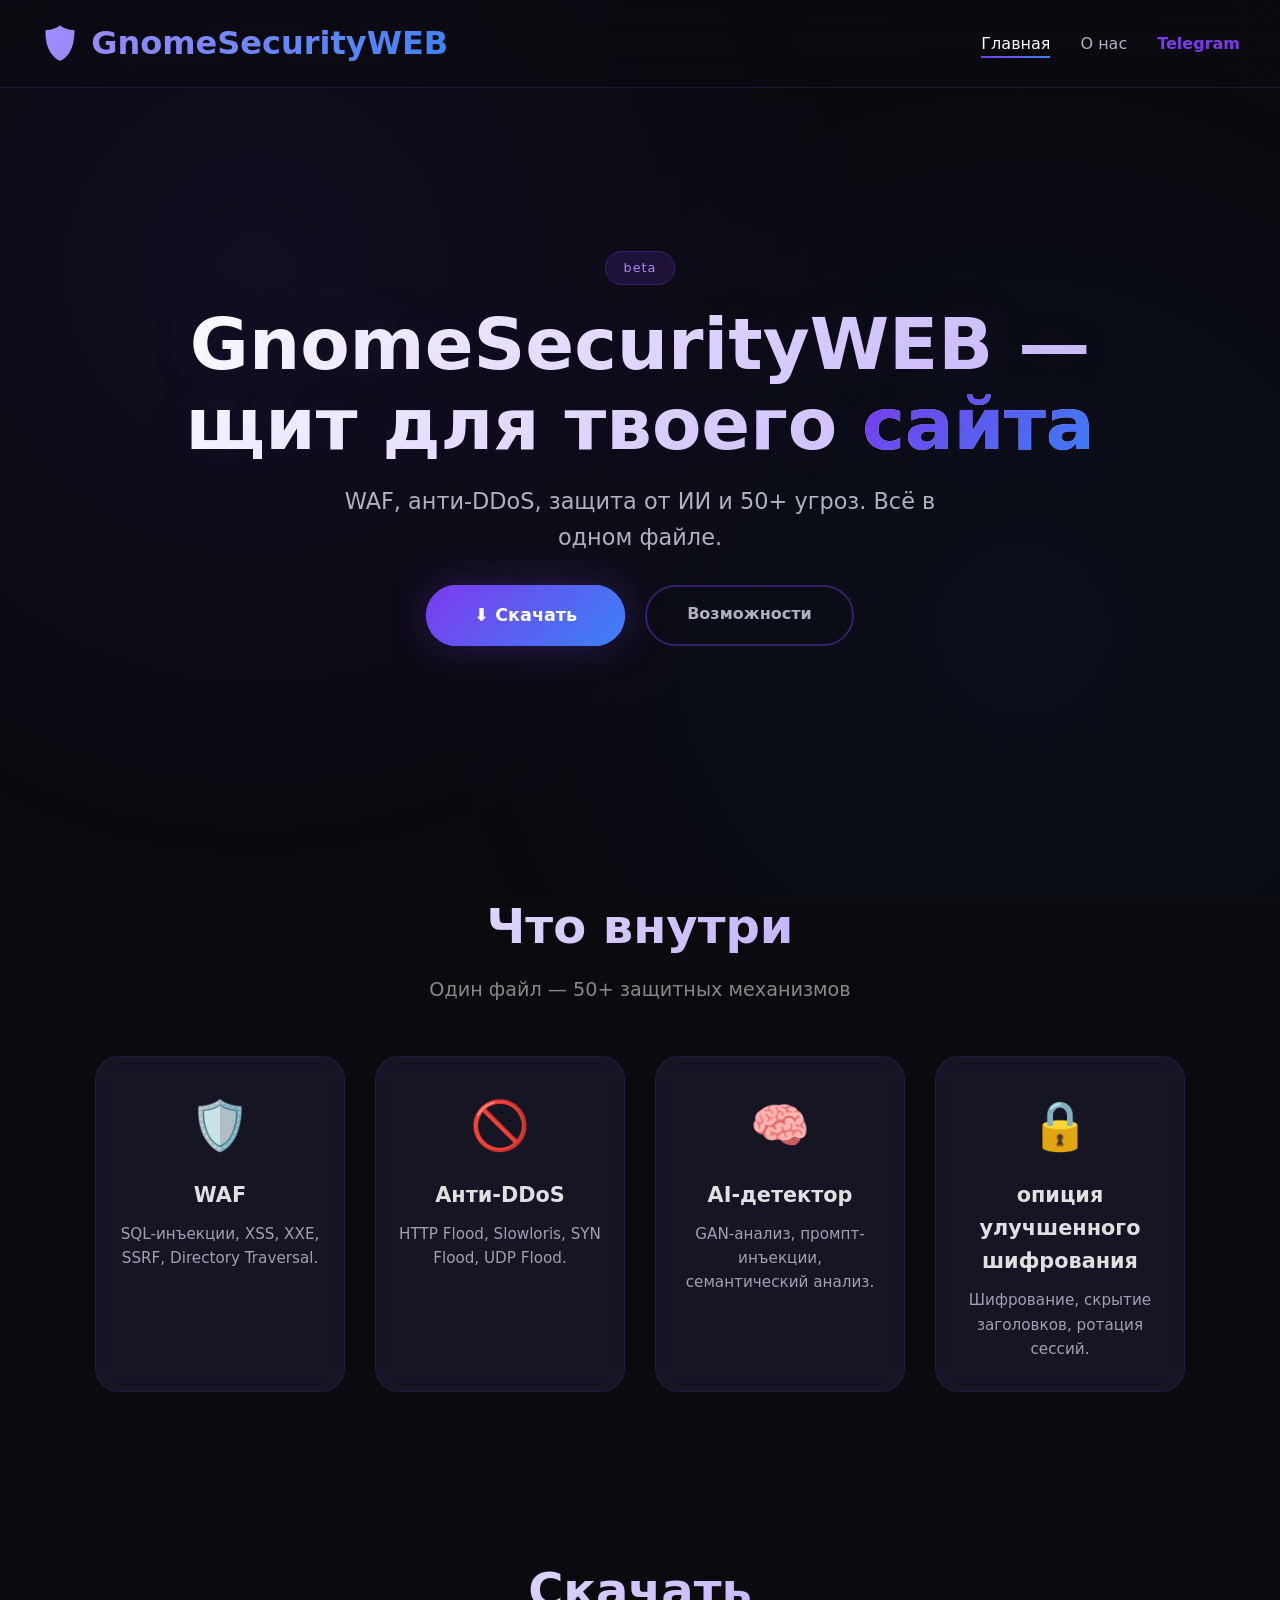
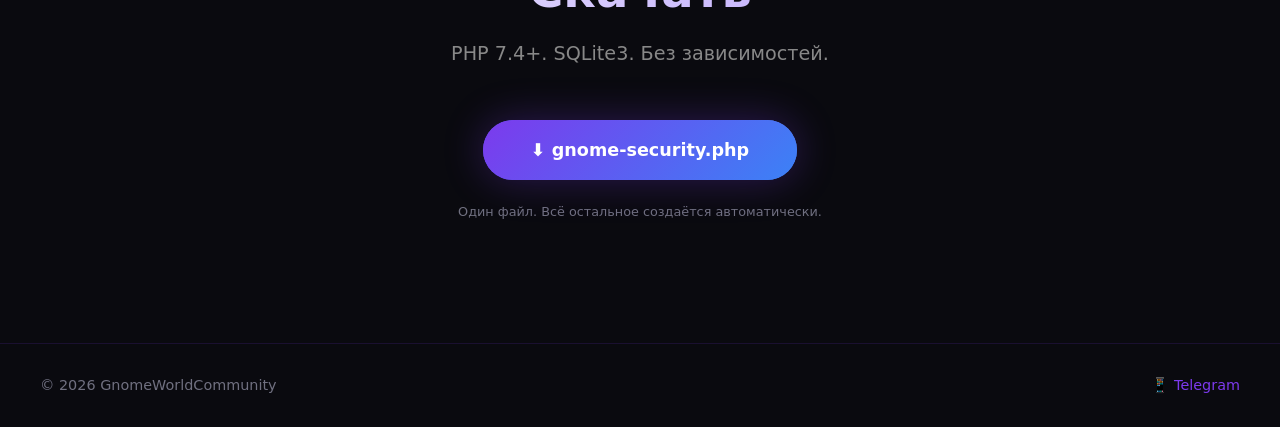
<file: index.html>
<!DOCTYPE html>
<html lang="ru">
<head>
    <meta charset="UTF-8" />
    <meta name="viewport" content="width=device-width, initial-scale=1.0" />
    <title>GnomeSecurityWEB — защита для сайтов</title>
    <link rel="icon" type="image/x-icon" href="favicon.ico" />
    <link rel="stylesheet" href="style.css" />
</head>
<body>
    <div class="bg-layer"></div>
    <header class="glass-header">
        <div class="logo">🛡️ GnomeSecurityWEB</div>
        <nav>
            <ul>
                <li><a href="index.html" class="active">Главная</a></li>
                <li><a href="about.html">О нас</a></li>
                <li><a href="https://t.me/Gnome_world_OFFICIAL" target="_blank" class="tg-link">Telegram</a></li>
            </ul>
        </nav>
        <div class="menu-toggle" id="menuToggle">☰</div>
    </header>

    <section id="hero">
        <div class="hero-content">
            <span class="badge">beta</span>
            <h1 class="glow-text">GnomeSecurityWEB — <br>щит для твоего <span class="highlight">сайта</span></h1>
            <p class="hero-description">WAF, анти-DDoS, защита от ИИ и 50+ угроз. Всё в одном файле.</p>
            <div class="hero-buttons">
                <a href="#download" class="btn-primary pulse-btn">⬇️ Скачать</a>
                <a href="#features" class="btn-secondary">Возможности</a>
            </div>
        </div>
    </section>

    <section id="features">
        <h2 class="section-title">Что внутри</h2>
        <p class="subtitle">Один файл — 50+ защитных механизмов</p>
        <div class="cards">
            <div class="card glow-card">
                <div class="card-icon">🛡️</div>
                <h3>WAF</h3>
                <p>SQL-инъекции, XSS, XXE, SSRF, Directory Traversal.</p>
            </div>
            <div class="card glow-card">
                <div class="card-icon">🚫</div>
                <h3>Анти-DDoS</h3>
                <p>HTTP Flood, Slowloris, SYN Flood, UDP Flood.</p>
            </div>
            <div class="card glow-card">
                <div class="card-icon">🧠</div>
                <h3>AI-детектор</h3>
                <p>GAN-анализ, промпт-инъекции, семантический анализ.</p>
            </div>
            <div class="card glow-card">
                <div class="card-icon">🔒</div>
                <h3>опиция улучшенного шифрования</h3>
                <p>Шифрование, скрытие заголовков, ротация сессий.</p>
            </div>
        </div>
    </section>

    <section id="download">
        <h2 class="section-title">Скачать</h2>
        <p class="subtitle">PHP 7.4+. SQLite3. Без зависимостей.</p>
        <a href="https://github.com/GnomeWorldCommunity/GnomeSecurityWEB/releases/latest" class="btn-primary pulse-btn">⬇️ gnome-security.php</a>
        <p class="small">Один файл. Всё остальное создаётся автоматически.</p>
    </section>

    <footer>
        <div class="footer-content">
            <p>© 2026 GnomeWorldCommunity</p>
            <p><a href="https://t.me/Gnome_world_OFFICIAL" target="_blank">📱 Telegram</a></p>
        </div>
    </footer>
</body>
</html>
</file>
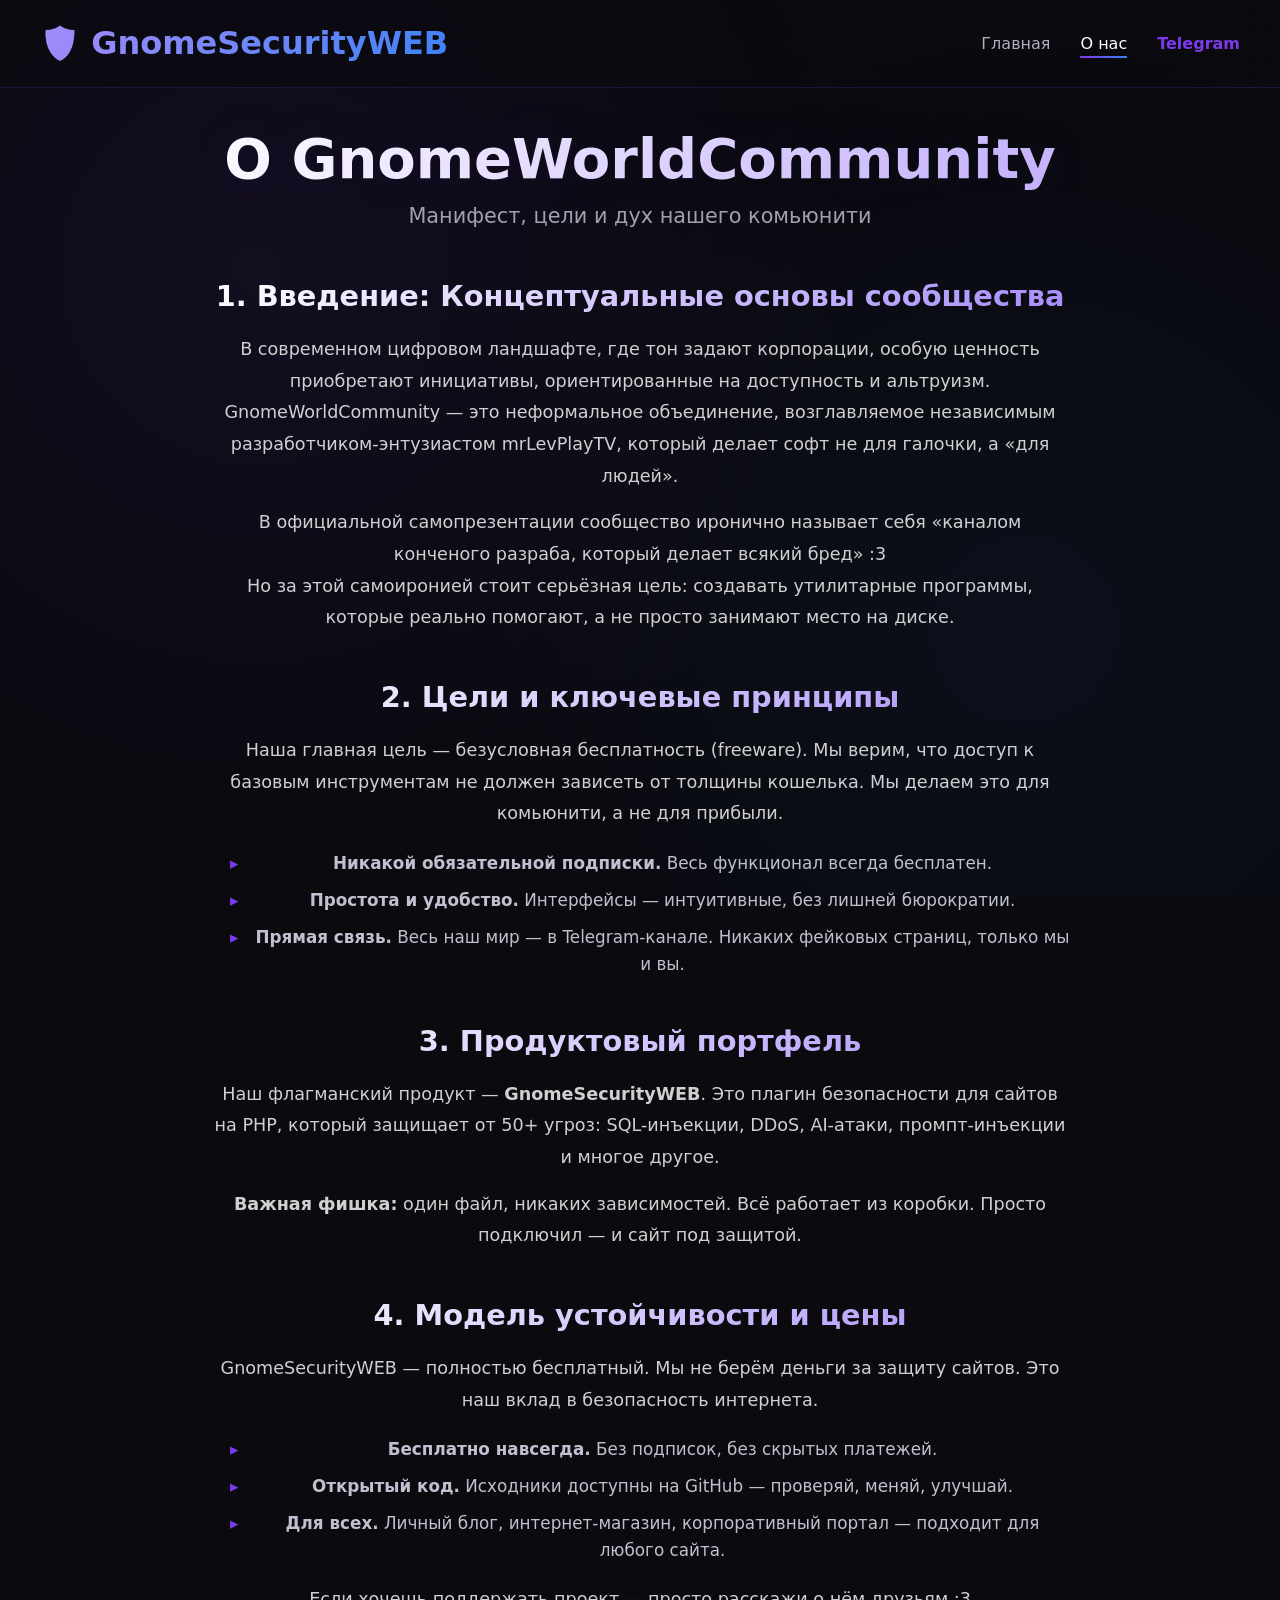
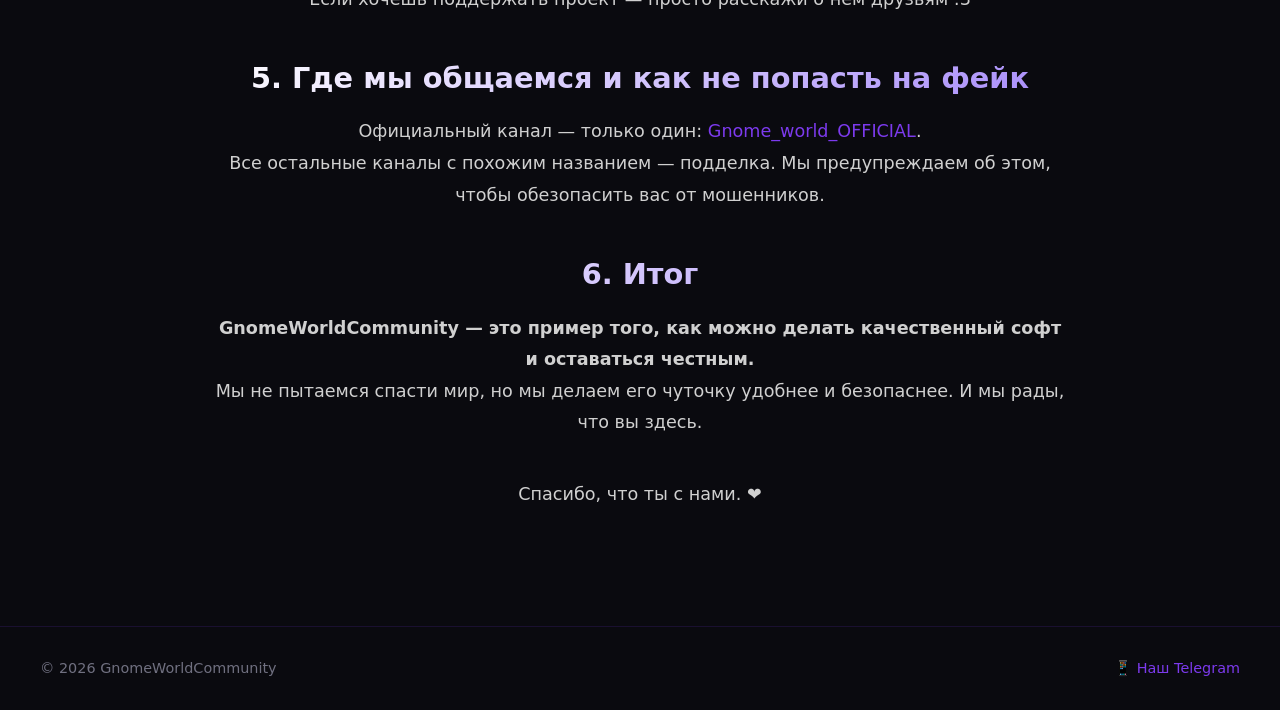
<file: about.html>
<!DOCTYPE html>
<html lang="ru">
<head>
    <meta charset="UTF-8" />
    <meta name="viewport" content="width=device-width, initial-scale=1.0" />
    <title>GnomeSecurityWEB — О нас</title>
    <link rel="icon" type="image/x-icon" href="favicon.ico" />
    <link rel="stylesheet" href="style.css" />
</head>
<body>
    <div class="bg-layer"></div>
    <header class="glass-header">
        <div class="logo">🛡️ GnomeSecurityWEB</div>
        <nav>
            <ul>
                <li><a href="index.html">Главная</a></li>
                <li><a href="about.html" class="active">О нас</a></li>
                <li><a href="https://t.me/Gnome_world_OFFICIAL" target="_blank" class="tg-link">Telegram</a></li>
            </ul>
        </nav>
        <div class="menu-toggle" id="menuToggle">☰</div>
    </header>

    <section id="about">
        <div class="about-content">
            <h1 class="glow-text">О GnomeWorldCommunity</h1>
            <p class="subtitle">Манифест, цели и дух нашего комьюнити</p>

            <div class="about-text">
                <h2>1. Введение: Концептуальные основы сообщества</h2>
                <p>В современном цифровом ландшафте, где тон задают корпорации, особую ценность приобретают инициативы, ориентированные на доступность и альтруизм. GnomeWorldCommunity — это неформальное объединение, возглавляемое независимым разработчиком-энтузиастом mrLevPlayTV, который делает софт не для галочки, а «для людей».</p>
                <p>В официальной самопрезентации сообщество иронично называет себя «каналом конченого разраба, который делает всякий бред» :3<br />
                Но за этой самоиронией стоит серьёзная цель: создавать утилитарные программы, которые реально помогают, а не просто занимают место на диске.</p>

                <h2>2. Цели и ключевые принципы</h2>
                <p>Наша главная цель — безусловная бесплатность (freeware). Мы верим, что доступ к базовым инструментам не должен зависеть от толщины кошелька. Мы делаем это для комьюнити, а не для прибыли.</p>
                <ul>
                    <li><strong>Никакой обязательной подписки.</strong> Весь функционал всегда бесплатен.</li>
                    <li><strong>Простота и удобство.</strong> Интерфейсы — интуитивные, без лишней бюрократии.</li>
                    <li><strong>Прямая связь.</strong> Весь наш мир — в Telegram-канале. Никаких фейковых страниц, только мы и вы.</li>
                </ul>

                <h2>3. Продуктовый портфель</h2>
                <p>Наш флагманский продукт — <strong>GnomeSecurityWEB</strong>. Это плагин безопасности для сайтов на PHP, который защищает от 50+ угроз: SQL-инъекции, DDoS, AI-атаки, промпт-инъекции и многое другое.</p>
                <p><strong>Важная фишка:</strong> один файл, никаких зависимостей. Всё работает из коробки. Просто подключил — и сайт под защитой.</p>

                <h2>4. Модель устойчивости и цены</h2>
                <p>GnomeSecurityWEB — полностью бесплатный. Мы не берём деньги за защиту сайтов. Это наш вклад в безопасность интернета.</p>
                <ul>
                    <li><strong>Бесплатно навсегда.</strong> Без подписок, без скрытых платежей.</li>
                    <li><strong>Открытый код.</strong> Исходники доступны на GitHub — проверяй, меняй, улучшай.</li>
                    <li><strong>Для всех.</strong> Личный блог, интернет-магазин, корпоративный портал — подходит для любого сайта.</li>
                </ul>
                <p>Если хочешь поддержать проект — просто расскажи о нём друзьям :3</p>

                <h2>5. Где мы общаемся и как не попасть на фейк</h2>
                <p>Официальный канал — только один: <a href="https://t.me/Gnome_world_OFFICIAL" target="_blank">Gnome_world_OFFICIAL</a>.<br />
                Все остальные каналы с похожим названием — подделка. Мы предупреждаем об этом, чтобы обезопасить вас от мошенников.</p>

                <h2>6. Итог</h2>
                <p><strong>GnomeWorldCommunity — это пример того, как можно делать качественный софт и оставаться честным.</strong><br />
                Мы не пытаемся спасти мир, но мы делаем его чуточку удобнее и безопаснее. И мы рады, что вы здесь.</p>
                <p class="final-thanks">Спасибо, что ты с нами. ❤️</p>
            </div>
        </div>
    </section>

    <footer>
        <div class="footer-content">
            <p>© 2026 GnomeWorldCommunity</p>
            <p><a href="https://t.me/Gnome_world_OFFICIAL" target="_blank">📱 Наш Telegram</a></p>
        </div>
    </footer>
</body>
</html>
</file>
<file: style.css>
* {
    margin: 0;
    padding: 0;
    box-sizing: border-box;
    font-family: 'Segoe UI', system-ui, -apple-system, sans-serif;
}

body {
    background: #0a0a0f;
    color: #e0e0e0;
    line-height: 1.6;
    overflow-x: hidden;
}

.bg-layer {
    position: fixed;
    top: 0;
    left: 0;
    width: 100%;
    height: 100%;
    z-index: -1;
    background: radial-gradient(circle at 20% 30%, rgba(124, 58, 237, 0.08), transparent 50%),
                radial-gradient(circle at 80% 70%, rgba(59, 130, 246, 0.05), transparent 50%);
    animation: bgFloat 20s infinite alternate ease-in-out;
}

@keyframes bgFloat {
    0% { transform: scale(1) rotate(0deg); }
    100% { transform: scale(1.1) rotate(2deg); }
}

.glass-header {
    padding: 18px 40px;
    background: rgba(10, 10, 15, 0.6);
    backdrop-filter: blur(20px);
    border-bottom: 1px solid rgba(124, 58, 237, 0.2);
    display: flex;
    justify-content: space-between;
    align-items: center;
    position: sticky;
    top: 0;
    z-index: 100;
    animation: slideDown 0.8s ease-out;
}

.logo {
    font-size: 2rem;
    font-weight: 800;
    background: linear-gradient(135deg, #a78bfa, #3b82f6);
    -webkit-background-clip: text;
    -webkit-text-fill-color: transparent;
    animation: gradientShift 4s ease infinite;
}

nav ul {
    display: flex;
    gap: 30px;
    list-style: none;
}

nav a {
    color: #b0b0c0;
    text-decoration: none;
    transition: all 0.3s;
    position: relative;
}

nav a::after {
    content: '';
    position: absolute;
    bottom: -5px;
    left: 0;
    width: 0;
    height: 2px;
    background: linear-gradient(90deg, #7c3aed, #3b82f6);
    transition: width 0.3s;
}

nav a:hover {
    color: #fff;
}

nav a:hover::after {
    width: 100%;
}

.tg-link {
    color: #7c3aed !important;
    font-weight: 600;
}

.menu-toggle {
    display: none;
    font-size: 2rem;
    color: #b0b0c0;
    cursor: pointer;
}

#hero {
    min-height: 80vh;
    display: flex;
    align-items: center;
    justify-content: center;
    text-align: center;
    padding: 40px 20px;
}

.hero-content {
    z-index: 2;
    animation: fadeUp 1.2s ease-out;
}

.badge {
    display: inline-block;
    padding: 6px 18px;
    border-radius: 60px;
    background: rgba(124, 58, 237, 0.15);
    border: 1px solid rgba(124, 58, 237, 0.3);
    color: #a78bfa;
    font-size: 0.8rem;
    letter-spacing: 1px;
    margin-bottom: 20px;
    animation: pulse 2s infinite;
}

.glow-text {
    font-size: 4.5rem;
    font-weight: 900;
    line-height: 1.1;
    background: linear-gradient(135deg, #ffffff, #a78bfa, #3b82f6);
    background-size: 300% 300%;
    -webkit-background-clip: text;
    -webkit-text-fill-color: transparent;
    animation: gradientShift 6s ease infinite;
    text-shadow: 0 0 60px rgba(124, 58, 237, 0.1);
}

.highlight {
    background: linear-gradient(135deg, #7c3aed, #3b82f6);
    -webkit-background-clip: text;
    -webkit-text-fill-color: transparent;
}

.hero-description {
    font-size: 1.4rem;
    color: #b0b0c0;
    max-width: 600px;
    margin: 20px auto;
}

.hero-buttons {
    display: flex;
    gap: 20px;
    justify-content: center;
    flex-wrap: wrap;
    margin-top: 30px;
}

.btn-primary {
    display: inline-block;
    padding: 16px 48px;
    border-radius: 60px;
    font-weight: 700;
    font-size: 1.1rem;
    background: linear-gradient(135deg, #7c3aed, #3b82f6);
    color: #fff;
    text-decoration: none;
    border: none;
    box-shadow: 0 0 40px rgba(124, 58, 237, 0.3);
    transition: all 0.3s;
    position: relative;
    overflow: hidden;
}

.btn-primary::before {
    content: '';
    position: absolute;
    top: -2px;
    left: -2px;
    right: -2px;
    bottom: -2px;
    background: linear-gradient(45deg, #7c3aed, #3b82f6, #a78bfa, #7c3aed);
    background-size: 300% 300%;
    border-radius: 60px;
    z-index: -1;
    animation: gradientShift 3s ease infinite;
}

.btn-primary:hover {
    transform: scale(1.05);
    box-shadow: 0 0 60px rgba(124, 58, 237, 0.6);
}

.pulse-btn {
    animation: pulse 2s infinite;
}

.btn-secondary {
    display: inline-block;
    padding: 14px 40px;
    border-radius: 60px;
    font-weight: 600;
    color: #b0b0c0;
    text-decoration: none;
    border: 2px solid rgba(124, 58, 237, 0.4);
    transition: all 0.3s;
}

.btn-secondary:hover {
    border-color: #7c3aed;
    color: #fff;
    transform: scale(1.05);
    box-shadow: 0 0 30px rgba(124, 58, 237, 0.2);
}

.btn-plan {
    display: inline-block;
    padding: 12px 32px;
    border-radius: 60px;
    font-weight: 600;
    background: linear-gradient(135deg, #7c3aed, #3b82f6);
    color: #fff;
    text-decoration: none;
    border: none;
    transition: all 0.3s;
    width: 100%;
    text-align: center;
}

.btn-plan:hover {
    transform: scale(1.05);
    box-shadow: 0 0 30px rgba(124, 58, 237, 0.4);
}

section {
    padding: 80px 20px;
    max-width: 1200px;
    margin: 0 auto;
    text-align: center;
}

.section-title {
    font-size: 3rem;
    font-weight: 800;
    background: linear-gradient(135deg, #ffffff, #a78bfa);
    -webkit-background-clip: text;
    -webkit-text-fill-color: transparent;
    margin-bottom: 10px;
}

.subtitle {
    font-size: 1.2rem;
    color: #888;
    margin-bottom: 50px;
}

.cards {
    display: flex;
    justify-content: center;
    gap: 30px;
    flex-wrap: wrap;
}

.card {
    background: rgba(26, 26, 46, 0.7);
    backdrop-filter: blur(10px);
    padding: 30px 20px;
    border-radius: 24px;
    width: 250px;
    border: 1px solid rgba(124, 58, 237, 0.15);
    transition: all 0.4s;
    animation: floatCard 3s infinite alternate ease-in-out;
}

.card:nth-child(2) { animation-delay: 0.3s; }
.card:nth-child(3) { animation-delay: 0.6s; }
.card:nth-child(4) { animation-delay: 0.9s; }

.card:hover {
    transform: translateY(-15px) scale(1.02);
    border-color: #7c3aed;
    box-shadow: 0 20px 60px rgba(124, 58, 237, 0.25);
}

.card-icon {
    font-size: 3rem;
    margin-bottom: 15px;
}

.card h3 {
    font-size: 1.3rem;
    margin-bottom: 10px;
}

.card p {
    color: #a0a0b0;
    font-size: 0.95rem;
}

.plans {
    display: flex;
    justify-content: center;
    gap: 30px;
    flex-wrap: wrap;
}

.plan {
    background: rgba(26, 26, 46, 0.7);
    backdrop-filter: blur(10px);
    padding: 30px 20px;
    border-radius: 24px;
    width: 300px;
    border: 2px solid transparent;
    transition: all 0.4s;
    display: flex;
    flex-direction: column;
}

.plan:hover {
    transform: scale(1.03);
    border-color: #7c3aed;
    box-shadow: 0 20px 60px rgba(124, 58, 237, 0.3);
}

.gradient-border {
    background-image: linear-gradient(135deg, #0a0a0f, #1a1a2e);
    background-origin: border-box;
    background-clip: padding-box, border-box;
    border: 2px solid transparent;
}

.plan h3 {
    font-size: 1.5rem;
    margin-bottom: 10px;
}

.price {
    font-size: 3rem;
    font-weight: 900;
    background: linear-gradient(135deg, #a78bfa, #3b82f6);
    -webkit-background-clip: text;
    -webkit-text-fill-color: transparent;
}

.period {
    font-size: 0.9rem;
    color: #888;
    margin-bottom: 15px;
}

.feature-list {
    list-style: none;
    color: #b0b0c0;
    margin: 20px 0;
    text-align: left;
    padding-left: 10px;
    flex-grow: 1;
}

.feature-list li {
    margin: 8px 0;
}

footer {
    border-top: 1px solid rgba(124, 58, 237, 0.15);
    padding: 30px 20px;
    margin-top: 40px;
}

.footer-content {
    max-width: 1200px;
    margin: 0 auto;
    display: flex;
    justify-content: space-between;
    align-items: center;
    flex-wrap: wrap;
    gap: 20px;
    color: #707080;
    font-size: 0.9rem;
}

footer a {
    color: #7c3aed;
    text-decoration: none;
}

.small {
    color: #707080;
    font-size: 0.8rem;
    margin-top: 15px;
}

@keyframes slideDown {
    0% { opacity: 0; transform: translateY(-30px); }
    100% { opacity: 1; transform: translateY(0); }
}

@keyframes fadeUp {
    0% { opacity: 0; transform: translateY(50px); }
    100% { opacity: 1; transform: translateY(0); }
}

@keyframes gradientShift {
    0% { background-position: 0% 50%; }
    50% { background-position: 100% 50%; }
    100% { background-position: 0% 50%; }
}

@keyframes pulse {
    0% { box-shadow: 0 0 0 0 rgba(124, 58, 237, 0.4); }
    70% { box-shadow: 0 0 0 25px rgba(124, 58, 237, 0); }
    100% { box-shadow: 0 0 0 0 rgba(124, 58, 237, 0); }
}

@keyframes floatCard {
    0% { transform: translateY(0px); }
    100% { transform: translateY(-15px); }
}

@media (max-width: 768px) {
    .glass-header {
        padding: 15px 20px;
    }

    nav ul {
        display: none;
        flex-direction: column;
        background: rgba(10, 10, 15, 0.9);
        backdrop-filter: blur(15px);
        padding: 20px;
        border-radius: 16px;
        position: absolute;
        top: 70px;
        right: 20px;
        min-width: 200px;
    }

    nav ul.active {
        display: flex;
    }

    .menu-toggle {
        display: block;
    }

    .glow-text {
        font-size: 2.8rem;
    }

    .hero-description {
        font-size: 1.1rem;
    }

    .cards, .plans {
        flex-direction: column;
        align-items: center;
    }

    .card, .plan {
        width: 100%;
        max-width: 320px;
    }

    .footer-content {
        flex-direction: column;
        text-align: center;
    }
}



/* аснова */
* {
    margin: 0;
    padding: 0;
    box-sizing: border-box;
    font-family: 'Segoe UI', system-ui, -apple-system, sans-serif;
}

body {
    background: #0a0a0f;
    color: #e0e0e0;
    line-height: 1.6;
    overflow-x: hidden;
}

.bg-layer {
    position: fixed;
    top: 0;
    left: 0;
    width: 100%;
    height: 100%;
    z-index: -1;
    background: radial-gradient(circle at 20% 30%, rgba(124, 58, 237, 0.08), transparent 50%),
                radial-gradient(circle at 80% 70%, rgba(59, 130, 246, 0.05), transparent 50%);
    animation: bgFloat 20s infinite alternate ease-in-out;
}

@keyframes bgFloat {
    0% { transform: scale(1) rotate(0deg); }
    100% { transform: scale(1.1) rotate(2deg); }
}

/* жыыжжыыж шапка */
.glass-header {
    padding: 18px 40px;
    background: rgba(10, 10, 15, 0.6);
    backdrop-filter: blur(20px);
    border-bottom: 1px solid rgba(124, 58, 237, 0.2);
    display: flex;
    justify-content: space-between;
    align-items: center;
    position: sticky;
    top: 0;
    z-index: 100;
    animation: slideDown 0.8s ease-out;
}

.logo {
    font-size: 2rem;
    font-weight: 800;
    background: linear-gradient(135deg, #a78bfa, #3b82f6);
    -webkit-background-clip: text;
    -webkit-text-fill-color: transparent;
    animation: gradientShift 4s ease infinite;
}

nav ul {
    display: flex;
    gap: 30px;
    list-style: none;
}

nav a {
    color: #b0b0c0;
    text-decoration: none;
    transition: all 0.3s;
    position: relative;
}

nav a::after {
    content: '';
    position: absolute;
    bottom: -5px;
    left: 0;
    width: 0;
    height: 2px;
    background: linear-gradient(90deg, #7c3aed, #3b82f6);
    transition: width 0.3s;
}

nav a:hover {
    color: #fff;
}

nav a:hover::after {
    width: 100%;
}

nav a.active {
    color: #ffffff;
}

nav a.active::after {
    width: 100%;
}

.tg-link {
    color: #7c3aed !important;
    font-weight: 600;
}

.menu-toggle {
    display: none;
    font-size: 2rem;
    color: #b0b0c0;
    cursor: pointer;
}

/* ыаыаыаыаыа */
#hero {
    min-height: 80vh;
    display: flex;
    align-items: center;
    justify-content: center;
    text-align: center;
    padding: 40px 20px;
}

.hero-content {
    z-index: 2;
    animation: fadeUp 1.2s ease-out;
}

.badge {
    display: inline-block;
    padding: 6px 18px;
    border-radius: 60px;
    background: rgba(124, 58, 237, 0.15);
    border: 1px solid rgba(124, 58, 237, 0.3);
    color: #a78bfa;
    font-size: 0.8rem;
    letter-spacing: 1px;
    margin-bottom: 20px;
    animation: pulse 2s infinite;
}

.glow-text {
    font-size: 4.5rem;
    font-weight: 900;
    line-height: 1.1;
    background: linear-gradient(135deg, #ffffff, #a78bfa, #3b82f6);
    background-size: 300% 300%;
    -webkit-background-clip: text;
    -webkit-text-fill-color: transparent;
    animation: gradientShift 6s ease infinite;
    text-shadow: 0 0 60px rgba(124, 58, 237, 0.1);
}

.highlight {
    background: linear-gradient(135deg, #7c3aed, #3b82f6);
    -webkit-background-clip: text;
    -webkit-text-fill-color: transparent;
}

.hero-description {
    font-size: 1.4rem;
    color: #b0b0c0;
    max-width: 600px;
    margin: 20px auto;
}

.hero-buttons {
    display: flex;
    gap: 20px;
    justify-content: center;
    flex-wrap: wrap;
    margin-top: 30px;
}

/* кнопочки :3 */
.btn-primary {
    display: inline-block;
    padding: 16px 48px;
    border-radius: 60px;
    font-weight: 700;
    font-size: 1.1rem;
    background: linear-gradient(135deg, #7c3aed, #3b82f6);
    color: #fff;
    text-decoration: none;
    border: none;
    box-shadow: 0 0 40px rgba(124, 58, 237, 0.3);
    transition: all 0.3s;
    position: relative;
    overflow: hidden;
}

.btn-primary::before {
    content: '';
    position: absolute;
    top: -2px;
    left: -2px;
    right: -2px;
    bottom: -2px;
    background: linear-gradient(45deg, #7c3aed, #3b82f6, #a78bfa, #7c3aed);
    background-size: 300% 300%;
    border-radius: 60px;
    z-index: -1;
    animation: gradientShift 3s ease infinite;
}

.btn-primary:hover {
    transform: scale(1.05);
    box-shadow: 0 0 60px rgba(124, 58, 237, 0.6);
}

.pulse-btn {
    animation: pulse 2s infinite;
}

.btn-secondary {
    display: inline-block;
    padding: 14px 40px;
    border-radius: 60px;
    font-weight: 600;
    color: #b0b0c0;
    text-decoration: none;
    border: 2px solid rgba(124, 58, 237, 0.4);
    transition: all 0.3s;
}

.btn-secondary:hover {
    border-color: #7c3aed;
    color: #fff;
    transform: scale(1.05);
    box-shadow: 0 0 30px rgba(124, 58, 237, 0.2);
}

.btn-plan {
    display: inline-block;
    padding: 12px 32px;
    border-radius: 60px;
    font-weight: 600;
    background: linear-gradient(135deg, #7c3aed, #3b82f6);
    color: #fff;
    text-decoration: none;
    border: none;
    transition: all 0.3s;
    width: 100%;
    text-align: center;
}

.btn-plan:hover {
    transform: scale(1.05);
    box-shadow: 0 0 30px rgba(124, 58, 237, 0.4);
}

/* секции, пишет не ИИ мать его!!!!!! */
section {
    padding: 80px 20px;
    max-width: 1200px;
    margin: 0 auto;
    text-align: center;
}

.section-title {
    font-size: 3rem;
    font-weight: 800;
    background: linear-gradient(135deg, #ffffff, #a78bfa);
    -webkit-background-clip: text;
    -webkit-text-fill-color: transparent;
    margin-bottom: 10px;
}

.subtitle {
    font-size: 1.2rem;
    color: #888;
    margin-bottom: 50px;
}

/* Я - НЕ ВАЙБКОДЕР ГОВОРЮ!!!!! */
.cards {
    display: flex;
    justify-content: center;
    gap: 30px;
    flex-wrap: wrap;
}

.card {
    background: rgba(26, 26, 46, 0.7);
    backdrop-filter: blur(10px);
    padding: 30px 20px;
    border-radius: 24px;
    width: 250px;
    border: 1px solid rgba(124, 58, 237, 0.15);
    transition: all 0.4s;
    animation: floatCard 3s infinite alternate ease-in-out;
}

.card:nth-child(2) { animation-delay: 0.3s; }
.card:nth-child(3) { animation-delay: 0.6s; }
.card:nth-child(4) { animation-delay: 0.9s; }

.card:hover {
    transform: translateY(-15px) scale(1.02);
    border-color: #7c3aed;
    box-shadow: 0 20px 60px rgba(124, 58, 237, 0.25);
}

.card-icon {
    font-size: 3rem;
    margin-bottom: 15px;
}

.card h3 {
    font-size: 1.3rem;
    margin-bottom: 10px;
}

.card p {
    color: #a0a0b0;
    font-size: 0.95rem;
}

/* выборы, ну типо приви... приве... да ладно... */
.plans {
    display: flex;
    justify-content: center;
    gap: 30px;
    flex-wrap: wrap;
}

.plan {
    background: rgba(26, 26, 46, 0.7);
    backdrop-filter: blur(10px);
    padding: 30px 20px;
    border-radius: 24px;
    width: 300px;
    border: 2px solid transparent;
    transition: all 0.4s;
    display: flex;
    flex-direction: column;
}

.plan:hover {
    transform: scale(1.03);
    border-color: #7c3aed;
    box-shadow: 0 20px 60px rgba(124, 58, 237, 0.3);
}

.gradient-border {
    background-image: linear-gradient(135deg, #0a0a0f, #1a1a2e);
    background-origin: border-box;
    background-clip: padding-box, border-box;
    border: 2px solid transparent;
}

.plan h3 {
    font-size: 1.5rem;
    margin-bottom: 10px;
}

.price {
    font-size: 3rem;
    font-weight: 900;
    background: linear-gradient(135deg, #a78bfa, #3b82f6);
    -webkit-background-clip: text;
    -webkit-text-fill-color: transparent;
}

.period {
    font-size: 0.9rem;
    color: #888;
    margin-bottom: 15px;
}

.feature-list {
    list-style: none;
    color: #b0b0c0;
    margin: 20px 0;
    text-align: left;
    padding-left: 10px;
    flex-grow: 1;
}

.feature-list li {
    margin: 8px 0;
}

/* подвал или типо того, ГОВОРЮ Я НЕ ВАЙБКОДЕР ЭТО ЗАМЕТКИ */
footer {
    border-top: 1px solid rgba(124, 58, 237, 0.15);
    padding: 30px 20px;
    margin-top: 40px;
}

.footer-content {
    max-width: 1200px;
    margin: 0 auto;
    display: flex;
    justify-content: space-between;
    align-items: center;
    flex-wrap: wrap;
    gap: 20px;
    color: #707080;
    font-size: 0.9rem;
}

footer a {
    color: #7c3aed;
    text-decoration: none;
}

.small {
    color: #707080;
    font-size: 0.8rem;
    margin-top: 15px;
}

/* да да пишет ИИ всё я вайбкодер */
#about {
    padding: 40px 20px 60px;
    max-width: 900px;
    margin: 0 auto;
}

.about-content h1 {
    font-size: 3.5rem;
    margin-bottom: 10px;
}

.about-content .subtitle {
    font-size: 1.3rem;
    color: #a0a0b0;
    margin-bottom: 40px;
}

.about-text h2 {
    font-size: 1.8rem;
    margin-top: 40px;
    margin-bottom: 15px;
    background: linear-gradient(135deg, #ffffff, #a78bfa);
    -webkit-background-clip: text;
    -webkit-text-fill-color: transparent;
}

.about-text p {
    font-size: 1.1rem;
    line-height: 1.8;
    color: #d0d0d0;
    margin-bottom: 15px;
}

.about-text ul {
    list-style: none;
    padding-left: 20px;
    margin: 20px 0;
}

.about-text ul li {
    font-size: 1.05rem;
    color: #c0c0d0;
    margin-bottom: 10px;
    padding-left: 25px;
    position: relative;
}

.about-text ul li::before {
    content: '▸';
    position: absolute;
    left: 0;
    color: #7c3aed;
    font-weight: bold;
}

.about-text a {
    color: #7c3aed;
    text-decoration: none;
}

.about-text a:hover {
    text-decoration: underline;
}

.final-thanks {
    font-size: 1.5rem;
    text-align: center;
    margin-top: 40px;
    color: #ffffff;
}

/* анимации, ДА ГОВОРЮ НЕ ИИ ПИШЕТ А Я ЗАМЕТКИ ДЕЛАЮ */
@keyframes slideDown {
    0% { opacity: 0; transform: translateY(-30px); }
    100% { opacity: 1; transform: translateY(0); }
}

@keyframes fadeUp {
    0% { opacity: 0; transform: translateY(50px); }
    100% { opacity: 1; transform: translateY(0); }
}

@keyframes gradientShift {
    0% { background-position: 0% 50%; }
    50% { background-position: 100% 50%; }
    100% { background-position: 0% 50%; }
}

@keyframes pulse {
    0% { box-shadow: 0 0 0 0 rgba(124, 58, 237, 0.4); }
    70% { box-shadow: 0 0 0 25px rgba(124, 58, 237, 0); }
    100% { box-shadow: 0 0 0 0 rgba(124, 58, 237, 0); }
}

@keyframes floatCard {
    0% { transform: translateY(0px); }
    100% { transform: translateY(-15px); }
}

/* оптимизация, говорю не ИИ пишет, дайте сделать заметки */
@media (max-width: 768px) {
    .glass-header {
        padding: 15px 20px;
    }

    nav ul {
        display: none;
        flex-direction: column;
        background: rgba(10, 10, 15, 0.9);
        backdrop-filter: blur(15px);
        padding: 20px;
        border-radius: 16px;
        position: absolute;
        top: 70px;
        right: 20px;
        min-width: 200px;
    }

    nav ul.active {
        display: flex;
    }

    .menu-toggle {
        display: block;
    }

    .glow-text {
        font-size: 2.8rem;
    }

    .hero-description {
        font-size: 1.1rem;
    }

    .cards, .plans {
        flex-direction: column;
        align-items: center;
    }

    .card, .plan {
        width: 100%;
        max-width: 320px;
    }

    .about-content h1 {
        font-size: 2.5rem;
    }

    .about-text h2 {
        font-size: 1.5rem;
    }

    .footer-content {
        flex-direction: column;
        text-align: center;
    }
}
</file>
